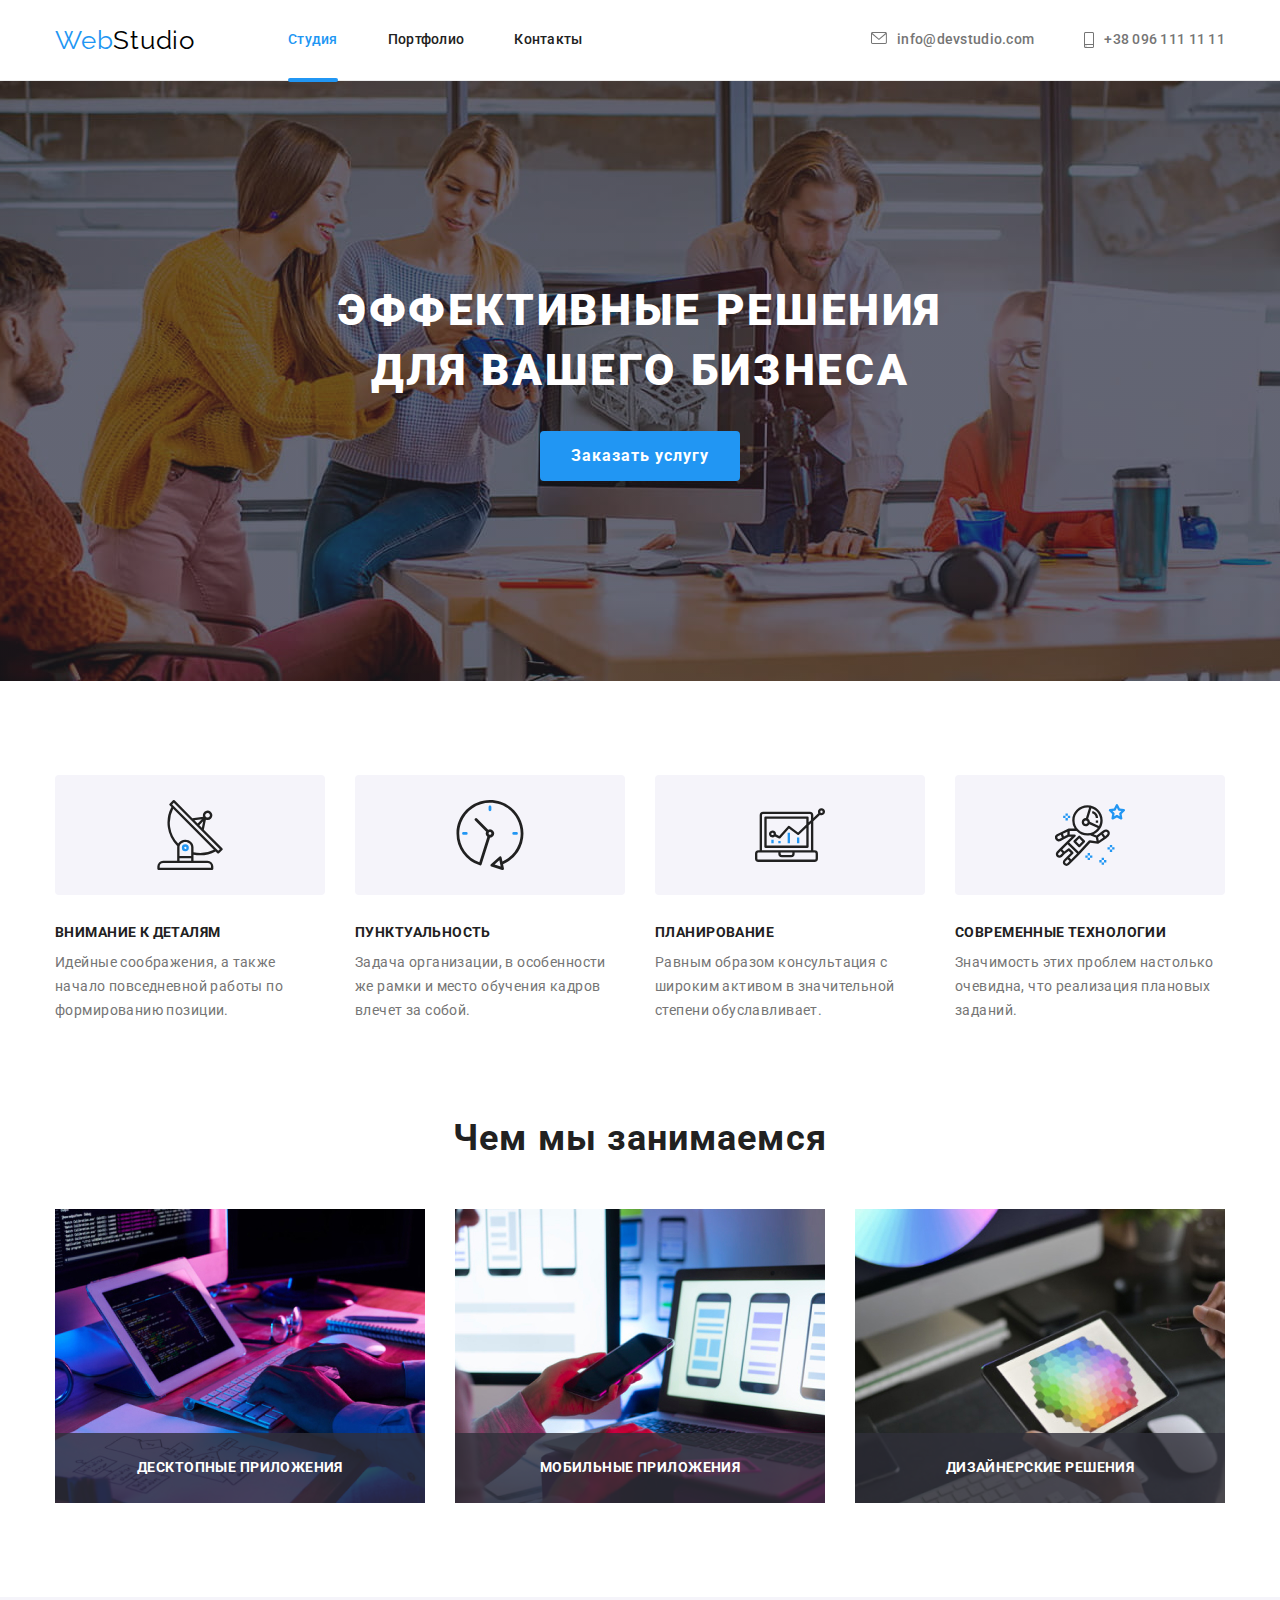
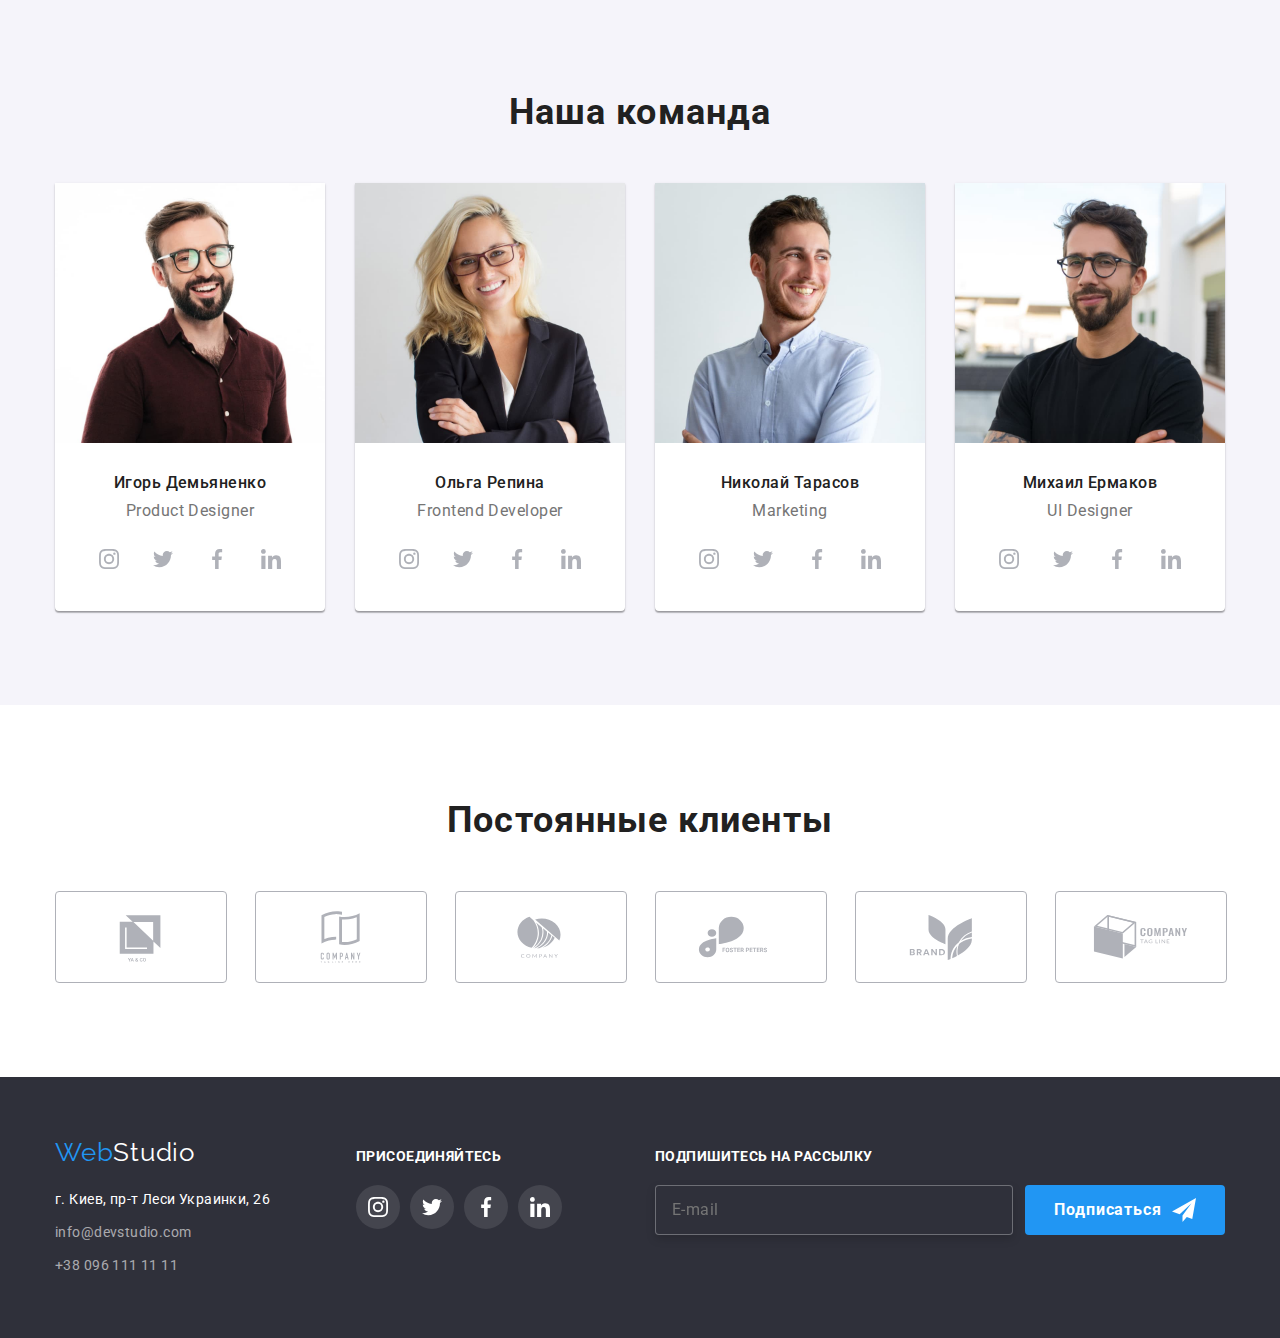
<file: index.html>
<!DOCTYPE html>
<html lang="ru">
  <head>
    <meta charset="UTF-8" />
    <meta http-equiv="X-UA-Compatible" content="IE=edge" />
    <meta name="viewport" content="width=device-width, initial-scale=1.0" />
    <title>WebStudio</title>
    <link rel="preconnect" href="https://fonts.googleapis.com" />
    <link rel="preconnect" href="https://fonts.gstatic.com" crossorigin />
    <link
      href="https://fonts.googleapis.com/css2?family=Raleway:wght@700&family=Roboto:wght@400;500;700;900&display=swap"
      rel="stylesheet"
    />
    <link
      rel="stylesheet"
      href="https://cdnjs.cloudflare.com/ajax/libs/modern-normalize/1.1.0/modern-normalize.min.css"
    />
    <link rel="stylesheet" href="./css/styles.css" />
  </head>
  <body>
    <header class="border">
      <div class="container header-div">
        <div class="header-div">
          <a href="" class="logo">
            <span class="logo-1">Web</span><span class="logo-2">Studio</span></a
          >
          <nav>
            <ul class="site-nav list">
              <li class="iten">
                <a href="./index.html" class="site-nav-activ">Студия</a>
              </li>
              <li class="iten">
                <a href="./portfolio.html" class="site-nav-list">Портфолио</a>
              </li>
              <li class="iten">
                <a href="" class="site-nav-list">Контакты</a>
              </li>
            </ul>
          </nav>
        </div>
        <div class="contacts">
          <ul class="contacts-list list">
            <li class="iten">
              <a href="mailto:info@devstudio.com" class="contacts-info">
                <svg class="header-icon" width="16" height="12">
                  <use href="./img/symbol-defs.svg#icon-envelope"></use>
                </svg>
                info@devstudio.com</a
              >
            </li>
            <li class="iten">
              <a href="tel:+380961111111" class="contacts-info">
                <svg class="header-icon" width="10" height="16">
                  <use href="./img/symbol-defs.svg#icon-smartphone"></use>
                </svg>
                +38 096 111 11 11</a
              >
            </li>
          </ul>
        </div>
      </div>
    </header>
    <main>
      <section class="heading">
        <div class="container">
          <h1 class="heading-text title">
            ЭФФЕКТИВНЫЕ РЕШЕНИЯ ДЛЯ ВАШЕГО БИЗНЕСА
          </h1>
          <button type="button" class="button-heading-activ" data-modal-open>
            Заказать услугу
          </button>
        </div>
      </section>
      <section class="heading-section">
        <div class="container">
          <ul class="features-list list">
            <li class="features-section">
              <div class="icon-div">
                <svg class="features-icon">
                  <use href="./img/symbol-defs.svg#icon-antenna"></use>
                </svg>
              </div>
              <h3 class="features-list-title title">Внимание к деталям</h3>
              <p class="features-list-text">
                Идейные соображения, а также начало повседневной работы по
                формированию позиции.
              </p>
            </li>
            <li class="features-section">
              <div class="icon-div">
                <svg class="features-icon">
                  <use href="./img/symbol-defs.svg#icon-clock"></use>
                </svg>
              </div>
              <h3 class="features-list-title title">Пунктуальность</h3>
              <p class="features-list-text">
                Задача организации, в особенности же рамки и место обучения
                кадров влечет за собой.
              </p>
            </li>
            <li class="features-section">
              <div class="icon-div">
                <svg class="features-icon">
                  <use href="./img/symbol-defs.svg#icon-diagram"></use>
                </svg>
              </div>
              <h3 class="features-list-title title">Планирование</h3>
              <p class="features-list-text">
                Равным образом консультация с широким активом в значительной
                степени обуславливает.
              </p>
            </li>
            <li class="features-section">
              <div class="icon-div">
                <svg class="features-icon">
                  <use href="./img/symbol-defs.svg#icon-astronaut"></use>
                </svg>
              </div>
              <h3 class="features-list-title title">Современные технологии</h3>
              <p class="features-list-text">
                Значимость этих проблем настолько очевидна, что реализация
                плановых заданий.
              </p>
            </li>
          </ul>
        </div>
      </section>
      <section class="heading-div">
        <div class="container user-work">
          <h2 class="user-portfolio title">Чем мы занимаемся</h2>
          <ul class="user-portfolio-list list">
            <li class="user-portfolio-img">
              <img
                src="img/img-1.jpg"
                alt="программирование"
                width="370"
                height="294"
              />
              <p class="user-img-text">Десктопные приложения</p>
            </li>
            <li class="user-portfolio-img">
              <img
                src="img/img-2.jpg"
                alt="мобильные приложения"
                width="370"
                height="294"
              />
              <p class="user-img-text">Мобильные приложения</p>
            </li>
            <li class="user-portfolio-img">
              <img src="img/img-3.jpg" alt="дизайн" width="370" height="294" />
              <p class="user-img-text">Дизайнерские решения</p>
            </li>
          </ul>
        </div>
      </section>
      <section class="user-team">
        <div class="container">
          <h2 class="user-team-title title">Наша команда</h2>
          <ul class="user-team-list list">
            <li class="user-team-img">
              <img
                src="img/img-4.jpg"
                alt="Игорь Демьяненко"
                width="270"
                height="260"
              />
              <div class="profession-div">
                <h3 class="user-name title">Игорь Демьяненко</h3>
                <p lang="en" class="user-profession">Product Designer</p>
                <div class="box">
                  <ul class="team-box list">
                    <li class="box-list">
                      <a
                        href=""
                        target="_blank"
                        rel="noopener noreferrer nofollow"
                        class="box-list-icon"
                      >
                        <svg class="user-icon" width="20" height="20">
                          <use
                            href="./img/symbol-defs.svg#icon-instagram"
                          ></use>
                        </svg>
                      </a>
                    </li>
                    <li class="box-list">
                      <a
                        href=""
                        target="_blank"
                        rel="noopener noreferrer nofollow"
                        class="box-list-icon"
                      >
                        <svg class="user-icon" width="20" height="20">
                          <use href="./img/symbol-defs.svg#icon-twitter"></use>
                        </svg>
                      </a>
                    </li>
                    <li class="box-list">
                      <a
                        href=""
                        target="_blank"
                        rel="noopener noreferrer nofollow"
                        class="box-list-icon"
                      >
                        <svg class="user-icon" width="20" height="20">
                          <use href="./img/symbol-defs.svg#icon-facebook"></use>
                        </svg>
                      </a>
                    </li>
                    <li class="box-list">
                      <a
                        href=""
                        target="_blank"
                        rel="noopener noreferrer nofollow"
                        class="box-list-icon"
                      >
                        <svg class="user-icon" width="20" height="20">
                          <use href="./img/symbol-defs.svg#icon-linkedin"></use>
                        </svg>
                      </a>
                    </li>
                  </ul>
                </div>
              </div>
            </li>
            <li class="user-team-img">
              <img
                src="img/img-5.jpg"
                alt="Ольга Репина"
                width="270"
                height="260"
              />
              <div class="profession-div">
                <h3 class="user-name title">Ольга Репина</h3>
                <p lang="en" class="user-profession">Frontend Developer</p>
                <div class="box">
                  <ul class="team-box list">
                    <li class="box-list">
                      <a
                        href=""
                        target="_blank"
                        rel="noopener noreferrer nofollow"
                        class="box-list-icon"
                      >
                        <svg class="user-icon" width="20" height="20">
                          <use
                            href="./img/symbol-defs.svg#icon-instagram"
                          ></use>
                        </svg>
                      </a>
                    </li>
                    <li class="box-list">
                      <a
                        href=""
                        target="_blank"
                        rel="noopener noreferrer nofollow"
                        class="box-list-icon"
                      >
                        <svg class="user-icon" width="20" height="20">
                          <use href="./img/symbol-defs.svg#icon-twitter"></use>
                        </svg>
                      </a>
                    </li>
                    <li class="box-list">
                      <a
                        href=""
                        target="_blank"
                        rel="noopener noreferrer nofollow"
                        class="box-list-icon"
                      >
                        <svg class="user-icon" width="20" height="20">
                          <use href="./img/symbol-defs.svg#icon-facebook"></use>
                        </svg>
                      </a>
                    </li>
                    <li class="box-list">
                      <a
                        href=""
                        target="_blank"
                        rel="noopener noreferrer nofollow"
                        class="box-list-icon"
                      >
                        <svg class="user-icon" width="20" height="20">
                          <use href="./img/symbol-defs.svg#icon-linkedin"></use>
                        </svg>
                      </a>
                    </li>
                  </ul>
                </div>
              </div>
            </li>
            <li class="user-team-img">
              <img
                src="img/img-6.jpg"
                alt="Николай Тарасов"
                width="270"
                height="260"
              />
              <div class="profession-div">
                <h3 class="user-name title">Николай Тарасов</h3>
                <p lang="en" class="user-profession">Marketing</p>
                <div class="box">
                  <ul class="team-box list">
                    <li class="box-list">
                      <a
                        href=""
                        target="_blank"
                        rel="noopener noreferrer nofollow"
                        class="box-list-icon"
                      >
                        <svg class="user-icon" width="20" height="20">
                          <use
                            href="./img/symbol-defs.svg#icon-instagram"
                          ></use>
                        </svg>
                      </a>
                    </li>
                    <li class="box-list">
                      <a
                        href=""
                        target="_blank"
                        rel="noopener noreferrer nofollow"
                        class="box-list-icon"
                      >
                        <svg class="user-icon" width="20" height="20">
                          <use href="./img/symbol-defs.svg#icon-twitter"></use>
                        </svg>
                      </a>
                    </li>
                    <li class="box-list">
                      <a
                        href=""
                        target="_blank"
                        rel="noopener noreferrer nofollow"
                        class="box-list-icon"
                      >
                        <svg class="user-icon" width="20" height="20">
                          <use href="./img/symbol-defs.svg#icon-facebook"></use>
                        </svg>
                      </a>
                    </li>
                    <li class="box-list">
                      <a
                        href=""
                        target="_blank"
                        rel="noopener noreferrer nofollow"
                        class="box-list-icon"
                      >
                        <svg class="user-icon" width="20" height="20">
                          <use href="./img/symbol-defs.svg#icon-linkedin"></use>
                        </svg>
                      </a>
                    </li>
                  </ul>
                </div>
              </div>
            </li>
            <li class="user-team-img">
              <img
                src="img/img-7.jpg"
                alt="Михаил Ермаков"
                width="270"
                height="260"
              />
              <div class="profession-div">
                <h3 class="user-name title">Михаил Ермаков</h3>
                <p lang="en" class="user-profession">UI Designer</p>
                <div class="box">
                  <ul class="team-box list">
                    <li class="box-list">
                      <a
                        href=""
                        target="_blank"
                        rel="noopener noreferrer nofollow"
                        class="box-list-icon"
                      >
                        <svg class="user-icon" width="20" height="20">
                          <use
                            href="./img/symbol-defs.svg#icon-instagram"
                          ></use>
                        </svg>
                      </a>
                    </li>
                    <li class="box-list">
                      <a
                        href=""
                        target="_blank"
                        rel="noopener noreferrer nofollow"
                        class="box-list-icon"
                      >
                        <svg class="user-icon" width="20" height="20">
                          <use href="./img/symbol-defs.svg#icon-twitter"></use>
                        </svg>
                      </a>
                    </li>
                    <li class="box-list">
                      <a
                        href=""
                        target="_blank"
                        rel="noopener noreferrer nofollow"
                        class="box-list-icon">
                        <svg class="user-icon" width="20" height="20">
                          <use href="./img/symbol-defs.svg#icon-facebook"></use>
                        </svg>
                      </a>
                    </li>
                    <li class="box-list">
                      <a
                        href=""
                        target="_blank"
                        rel="noopener noreferrer nofollow"
                        class="box-list-icon"
                      >
                        <svg class="user-icon" width="20" height="20">
                          <use href="./img/symbol-defs.svg#icon-linkedin"></use>
                        </svg>
                      </a>
                    </li>
                  </ul>
                </div>
              </div>
            </li>
          </ul>
        </div>
      </section>
      <section class="user-client">
        <div class="container">
          <h2 class="user-team-title title">Постоянные клиенты</h2>
          <ul class="team-box list">
            <li class="client-list">
              <a href="" class="client-list-icon">
                <svg class="user-icon" width="106" height="60">
                  <use href="./img/symbol-defs.svg#icon-Logo1"></use>
                </svg>
              </a>
            </li>
            <li class="client-list">
              <a href="" class="client-list-icon">
                <svg class="user-icon" width="106" height="60">
                  <use href="./img/symbol-defs.svg#icon-Logo2"></use>
                </svg>
              </a>
            </li>
            <li class="client-list">
              <a href="" class="client-list-icon">
                <svg class="user-icon" width="106" height="60">
                  <use href="./img/symbol-defs.svg#icon-Logo3"></use>
                </svg>
              </a>
            </li>
            <li class="client-list">
              <a href="" class="client-list-icon">
                <svg class="user-icon" width="106" height="60">
                  <use href="./img/symbol-defs.svg#icon-Logo4"></use>
                </svg>
              </a>
            </li>
            <li class="client-list">
              <a href="" class="client-list-icon">
                <svg class="user-icon" width="106" height="60">
                  <use href="./img/symbol-defs.svg#icon-Logo5"></use>
                </svg>
              </a>
            </li>
            <li class="client-list">
              <a href="" class="client-list-icon">
                <svg class="user-icon" width="106" height="60">
                  <use href="./img/symbol-defs.svg#icon-Logo6"></use>
                </svg>
              </a>
            </li>
          </ul>
        </div>
      </section>
    </main>

    <footer class="footer-contacts footer-div">
      <div class="container footer-container">
        <div>
          <a href="" class="logo logo-footer">
            <span class="logo-1">Web</span><span class="logo-3">Studio</span></a
          >
          <address class="footer-address">
            <ul class="footer-contacts-list list">
              <li class="footer-iten">
                <a
                  href="https://goo.gl/maps/tQwy83gQyjdD5JpE6"
                  class="footer-list-address-activ"
                  >г. Киев, пр-т Леси Украинки, 26</a
                >
              </li>
              <li class="footer-iten">
                <a href="mailto:info@devstudio.com" class="footer-list-address"
                  >info@devstudio.com</a
                >
              </li>
              <li class="footer-iten">
                <a href="tel:+380961111111" class="footer-list-address"
                  >+38 096 111 11 11</a
                >
              </li>
            </ul>
          </address>
        </div>
        <div class="footer-box">
          <h2 class="footer-title">Присоединяйтесь</h2>
          <ul class="team-box list">
            <li class="box-list">
              <a
                href=""
                target="_blank"
                rel="noopener noreferrer nofollow"
                class="team-box-list"
              >
                <svg class="user-icon" width="20" height="20">
                  <use href="./img/symbol-defs.svg#icon-instagram-f"></use>
                </svg>
              </a>
            </li>
            <li class="box-list">
              <a
                href=""
                target="_blank"
                rel="noopener noreferrer nofollow"
                class="team-box-list"
              >
                <svg class="user-icon" width="20" height="20">
                  <use href="./img/symbol-defs.svg#icon-twitter-f"></use>
                </svg>
              </a>
            </li>
            <li class="box-list">
              <a
                href=""
                target="_blank"
                rel="noopener noreferrer nofollow"
                class="team-box-list"
              >
                <svg class="user-icon" width="20" height="20">
                  <use href="./img/symbol-defs.svg#icon-facebook-f"></use>
                </svg>
              </a>
            </li>
            <li class="box-list">
              <a
                href=""
                target="_blank"
                rel="noopener noreferrer nofollow"
                class="team-box-list"
              >
                <svg class="user-icon" width="20" height="20">
                  <use href="./img/symbol-defs.svg#icon-linkedin-f"></use>
                </svg>
              </a>
            </li>
          </ul>
        </div>
        <div class="footer-mail">
          <h2 class="footer-title">Подпишитесь на рассылку</h2>
          <form class="footer-form">
            <label class="footer-form-label">
              <input
                type="email"
                class="footer-form-input"
                name="email"
                placeholder="E-mail"
                required
              />
            </label>
            <button type="submit" class="button-mail">
              Подписаться
              <svg class="footer-icon" width="24" height="24">
                <use href="./img/symbol-defs.svg#icon-send-f"></use>
              </svg>
            </button>
          </form>
        </div>
      </div>
    </footer>
    <!---------------------------------------- modal ------------------->

    <div class="backdrop is-hidden" data-modal>
      <div class="modal">
        <button type="button" class="modal-close-btn" data-modal-close>
          <svg class="modal-close-icon" width="30" height="30">
            <use href="./img/symbol-defs.svg#icon-close"></use>
          </svg>
        </button>
        <h2 class="modal-title">Оставьте свои данные, мы вам перезвоним</h2>
        <label class="modal-label modal-user-name" for="user-name">Имя</label>
        <div class="modal-input-div">
          <input
            type="text"
            class="modal-input"
            name="user-name"
            placeholder=" "
            required
            minlength="2"
            id="user-name"
          />
          <svg class="modal-input-icon" width="18" height="18">
            <use href="./img/symbol-defs.svg#icon-person-modal"></use>
          </svg>
        </div>
        <label class="modal-label" for="user-tel">Телефон</label>
        <div class="modal-input-div">
          <input
            type="tel"
            class="modal-input"
            name="user-tel"
            placeholder=" "
            required
            id="user-tel"
            title="+380 (66) 123-45-67"
          />
          <svg class="modal-input-icon" width="18" height="18">
            <use href="./img/symbol-defs.svg#icon-phone-modal"></use>
          </svg>
        </div>
        <label class="modal-label" for="user-mail">Почта</label>
        <div class="modal-input-div">
          <input
            type="email"
            class="modal-input"
            name="user-mail"
            placeholder=" "
            id="user-mail"
            required
          />
          <svg class="modal-input-icon" width="18" height="18">
            <use href="./img/symbol-defs.svg#icon-email-modal"></use>
          </svg>
        </div>
        <label class="modal-label" for="user-text">Комментарий</label>
        <textarea
          name="user-text"
          id="user-text"
          class="modal-text"
          placeholder="Введите текст"
        ></textarea>
        <div class="modal-field-div">
          <input
            type="checkbox"
            class="input-chek vis-hidden"
            id="input-chek"
            name="policy"
            value="policy"
          />
          <label for="input-chek" class="chek-text"
            >Соглашаюсь с рассылкой и принимаю<a href="" class="chek-text-link"
              >Условия договора</a
            ></label
          >
        </div>
        <button type="submit" class="button-chek">Ответить</button>
      </div>
    </div>
    <script src="./js/modal.js"></script>
  </body>
</html>
</file>
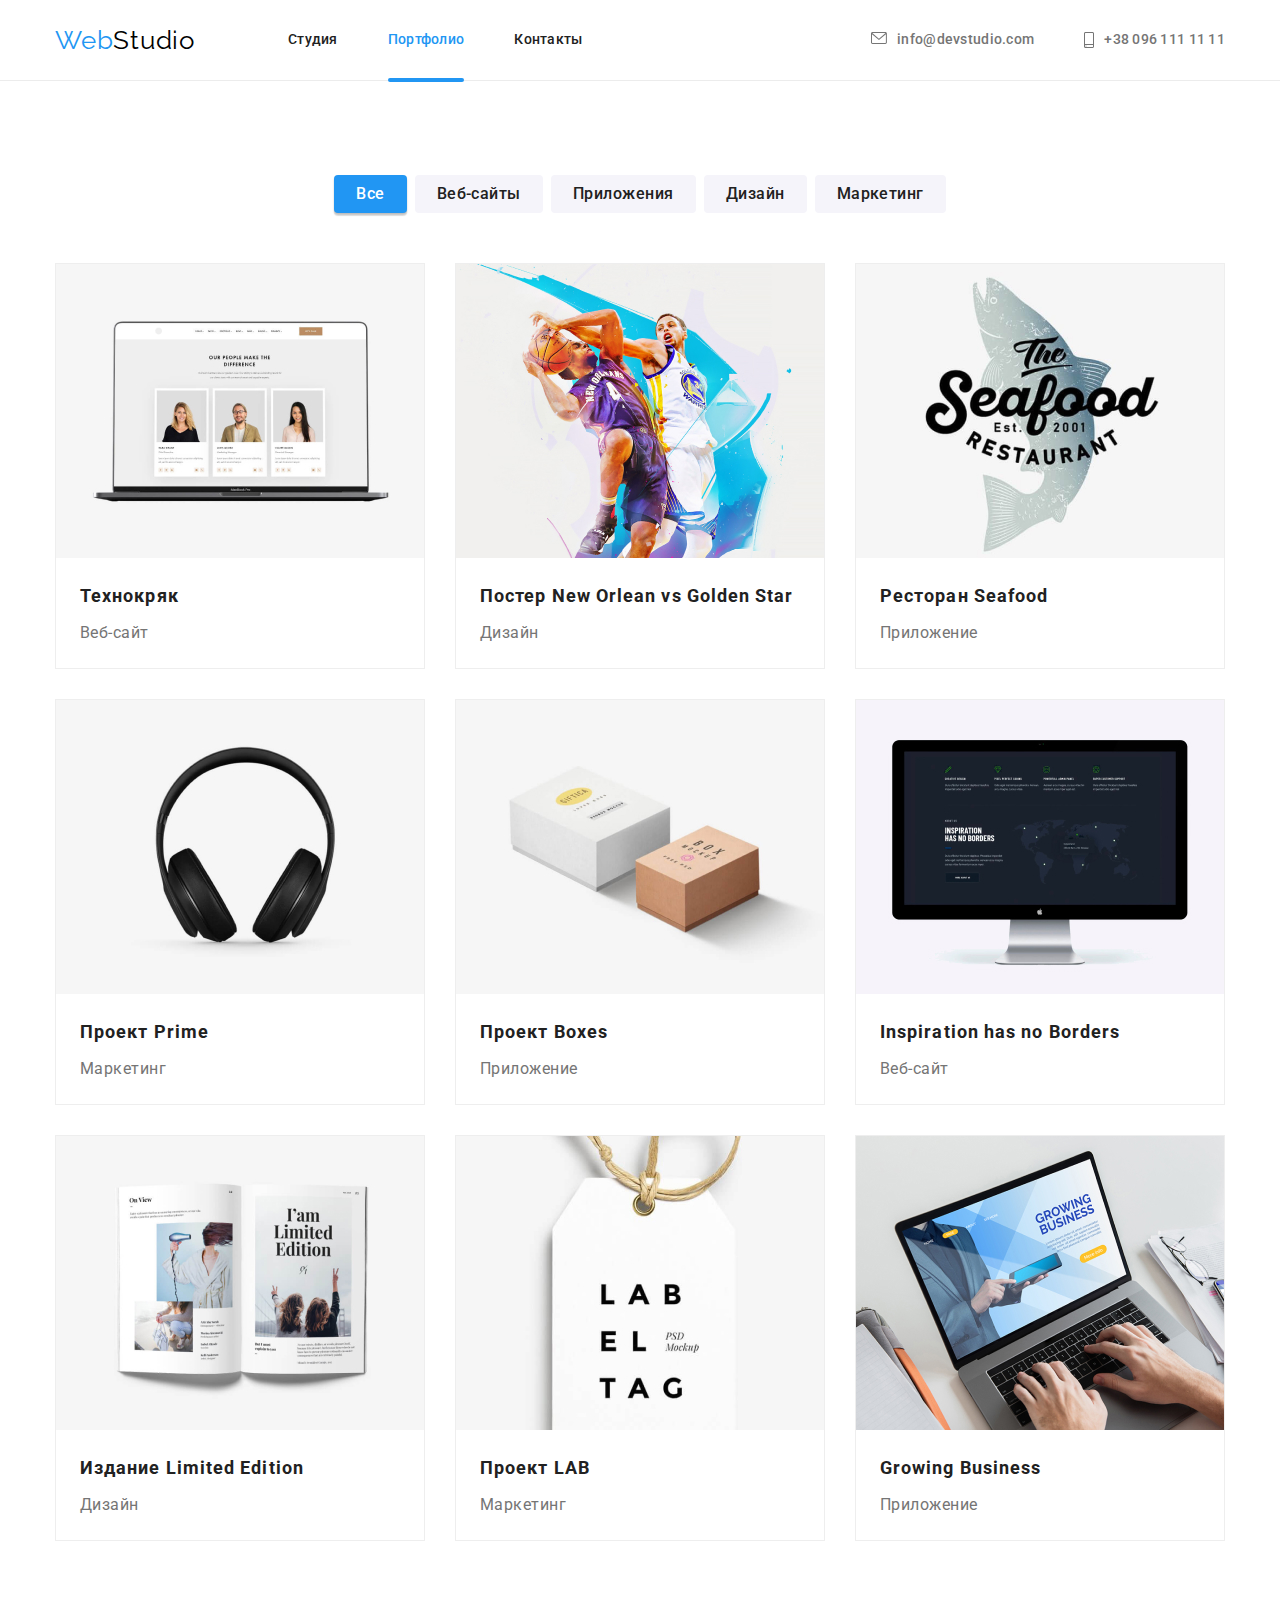
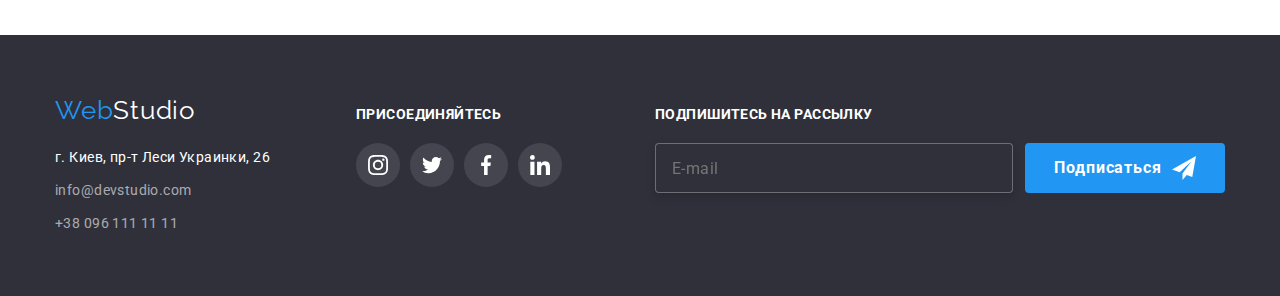
<file: portfolio.html>
<!DOCTYPE html>
<html lang="ru">
  <head>
    <meta charset="UTF-8" />
    <meta http-equiv="X-UA-Compatible" content="IE=edge" />
    <meta name="viewport" content="width=device-width, initial-scale=1.0" />
    <title>WebStudio</title>
    <link rel="preconnect" href="https://fonts.googleapis.com" />
    <link rel="preconnect" href="https://fonts.gstatic.com" crossorigin />
    <link
      href="https://fonts.googleapis.com/css2?family=Raleway:wght@700&family=Roboto:wght@400;500;700;900&display=swap"
      rel="stylesheet"
    />
    <link
      rel="stylesheet"
      href="https://cdnjs.cloudflare.com/ajax/libs/modern-normalize/1.1.0/modern-normalize.min.css"
    />
    <link rel="stylesheet" href="./css/styles.css" />
  </head>
  <body>
    <header class="border">
      <div class="container header-div">
        <div class="header-div">
          <a href="" class="logo">
            <span class="logo-1">Web</span><span class="logo-2">Studio</span></a
          >
          <nav>
            <ul class="site-nav list">
              <li class="iten">
                <a href="./index.html" class="site-nav-list">Студия</a>
              </li>
              <li class="iten">
                <a href="./portfolio.html" class="site-nav-activ">Портфолио</a>
              </li>
              <li class="iten">
                <a href="" class="site-nav-list">Контакты</a>
              </li>
            </ul>
          </nav>
        </div>
        <div class="contacts">
          <ul class="contacts-list list">
            <li class="iten">
              <a href="mailto:info@devstudio.com" class="contacts-info">
                <svg class="header-icon" width="16" height="12">
                  <use href="./img/symbol-defs.svg#icon-envelope"></use>
                </svg>
                info@devstudio.com</a
              >
            </li>
            <li class="iten">
              <a href="tel:+380961111111" class="contacts-info">
                <svg class="header-icon" width="10" height="16">
                  <use href="./img/symbol-defs.svg#icon-smartphone"></use>
                </svg>
                +38 096 111 11 11</a
              >
            </li>
          </ul>
        </div>
      </div>
    </header>

    <main>
      <section class="portfolio-section">
        <div class="container">
          <div class="button-list-div">
            <ul class="button-list list">
              <li class="iten">
                <button type="button" class="button-current-activ">Все</button>
              </li>
              <li class="iten">
                <button type="button" class="button-current">Веб-сайты</button>
              </li>
              <li class="iten">
                <button type="button" class="button-current">Приложения</button>
              </li>
              <li class="iten">
                <button type="button" class="button-current">Дизайн</button>
              </li>
              <li>
                <button type="button" class="button-current">Маркетинг</button>
              </li>
            </ul>
          </div>
          <ul class="user-portfolio-items list">
            <div class="user-portfolio-element">
              <div class="portfolio-img-text">
                <li>
                  <img
                    src="img/port.jpg"
                    alt="Веб-сайт"
                    width="370"
                    height="294"
                  />
                  <p class="user-portfolio-text">
                    Ресурс предлагает комплексные предложения с разным уровнем функционала и сервисов. Все это позволит посетителю получить исчерпывающие сведения о компании или частном лице. 
                  </p>
              </div>
              
                <div class="portfolio-title">
                  <h2 class="user-portfolio-name title">Технокряк</h2>
                  <p class="user-portfolio-type">Веб-сайт</p>
                </div>
              </li>
            </div>
            <div class="user-portfolio-element">
              <div class="portfolio-img-text">
                <li>
                  <img
                    src="img/port-1.jpg"
                    alt="Веб-сайт"
                    width="370"
                    height="294"
                  />
                  <p class="user-portfolio-text">
                    Ресурс предлагает комплексные предложения с разным уровнем функционала и сервисов. Все это позволит посетителю получить исчерпывающие сведения о компании или частном лице. 
                  </p>
              </div>
                <div class="portfolio-title">
                  <h2 class="user-portfolio-name title">
                    Постер New Orlean vs Golden Star
                  </h2>
                  <p class="user-portfolio-type">Дизайн</p>
                </div>
              </li>
            </div>
            <div class="user-portfolio-element">
              <div class="portfolio-img-text">
              <li>
                <img
                  src="img/port-2.jpg"
                  alt="Приложение"
                  width="370"
                  height="294"
                />
                <p class="user-portfolio-text">
                  Ресурс предлагает комплексные предложения с разным уровнем функционала и сервисов. Все это позволит посетителю получить исчерпывающие сведения о компании или частном лице. 
                </p>
              </div>
                <div class="portfolio-title">
                  <h2 class="user-portfolio-name title">Ресторан Seafood</h2>
                  <p class="user-portfolio-type">Приложение</p>
                </div>
              </li>
            </div>
            <div class="user-portfolio-element">
              <div class="portfolio-img-text">
              <li>
                <img
                  src="img/port-3.jpg"
                  alt="Маркетинг"
                  width="370"
                  height="294"
                />
                <p class="user-portfolio-text">
                    Ресурс предлагает комплексные предложения с разным уровнем функционала и сервисов. Все это позволит посетителю получить исчерпывающие сведения о компании или частном лице. 
                  </p>
                </div>
                <div class="portfolio-title">
                  <h2 class="user-portfolio-name title">Проект Prime</h2>
                  <p class="user-portfolio-type">Маркетинг</p>
                </div>
              </li>
            </div>
            <div class="user-portfolio-element">
              <div class="portfolio-img-text">
              <li>
                <img
                  src="img/port-4.jpg"
                  alt="Приложение"
                  width="370"
                  height="294"
                />
                <p class="user-portfolio-text">
                  Ресурс предлагает комплексные предложения с разным уровнем функционала и сервисов. Все это позволит посетителю получить исчерпывающие сведения о компании или частном лице. 
                </p>
              </div>
                <div class="portfolio-title">
                  <h2 class="user-portfolio-name title">Проект Boxes</h2>
                  <p class="user-portfolio-type">Приложение</p>
                </div>
              </li>
            </div>
            <div class="user-portfolio-element">
              <div class="portfolio-img-text">
              <li>
                <img
                  src="img/port-5.jpg"
                  alt="Веб-сайт"
                  width="370"
                  height="294"
                />
                <p class="user-portfolio-text">
                    Ресурс предлагает комплексные предложения с разным уровнем функционала и сервисов. Все это позволит посетителю получить исчерпывающие сведения о компании или частном лице. 
                  </p>
                </div>
                <div class="portfolio-title">
                  <h2 class="user-portfolio-name title">
                    Inspiration has no Borders
                  </h2>
                  <p class="user-portfolio-type">Веб-сайт</p>
                </div>
              </li>
            </div>
            <div class="user-portfolio-element">
              <div class="portfolio-img-text">
                <li>
                  <img
                    src="img/port-6.jpg"
                    alt="Веб-сайт"
                    width="370"
                    height="294"
                  />
                  <p class="user-portfolio-text">
                    Ресурс предлагает комплексные предложения с разным уровнем функционала и сервисов. Все это позволит посетителю получить исчерпывающие сведения о компании или частном лице. 
                  </p>
              </div>
                <div class="portfolio-title">
                  <h2 class="user-portfolio-name title">
                    Издание Limited Edition
                  </h2>
                  <p class="user-portfolio-type">Дизайн</p>
                </div>
              </li>
            </div>
            <div class="user-portfolio-element">
              <div class="portfolio-img-text">
              <li>
                <img
                  src="img/port-7.jpg"
                  alt="Маркетинг"
                  width="370"
                  height="294"
                />
                <p class="user-portfolio-text">
                    Ресурс предлагает комплексные предложения с разным уровнем функционала и сервисов. Все это позволит посетителю получить исчерпывающие сведения о компании или частном лице. 
                  </p>
                </div>
                <div class="portfolio-title">
                  <h2 class="user-portfolio-name title">Проект LAB</h2>
                  <p class="user-portfolio-type">Маркетинг</p>
                </div>
              </li>
            </div>
            <div class="user-portfolio-element">
              <div class="portfolio-img-text">
              <li>
                <img
                  src="img/port-8.jpg"
                  alt="Приложение"
                  width="370"
                  height="294"
                />
                <p class="user-portfolio-text">
                    Ресурс предлагает комплексные предложения с разным уровнем функционала и сервисов. Все это позволит посетителю получить исчерпывающие сведения о компании или частном лице. 
                  </p>
                </div>
                <div class="portfolio-title">
                  <h2 class="user-portfolio-name title">Growing Business</h2>
                  <p class="user-portfolio-type">Приложение</p>
                </div>
              </li>
            </div>
          </ul>
        </div>
      </section>
    </main>
    
    <footer class="footer-contacts footer-div">
      <div class="container footer-container">
          <div>
            <a href="" class="logo logo-footer">
              <span class="logo-1">Web</span><span class="logo-3">Studio</span></a>
            <address class="footer-address">
              <ul class="footer-contacts-list list">
                <li class="footer-iten">
                  <a href="https://goo.gl/maps/tQwy83gQyjdD5JpE6" class="footer-list-address-activ">г. Киев, пр-т Леси
                    Украинки, 26</a>
                </li>
                <li class="footer-iten">
                  <a href="mailto:info@devstudio.com" class="footer-list-address">info@devstudio.com</a>
                </li>
                <li class="footer-iten">
                  <a href="tel:+380961111111" class="footer-list-address">+38 096 111 11 11</a>
                </li>
              </ul>
            </address>
          </div>
          <div class="footer-box">
            <h2 class="footer-title">Присоединяйтесь</h2>
            <ul class="team-box list">
              <li class="box-list">
                <a
                  href=""
                  target="_blank"
                  rel="noopener noreferrer nofollow"
                  class="team-box-list"
                >
                  <svg class="user-icon" width="20" height="20">
                    <use href="./img/symbol-defs.svg#icon-instagram-f"></use>
                  </svg>
                </a>
              </li>
              <li class="box-list">
                <a
                  href=""
                  target="_blank"
                  rel="noopener noreferrer nofollow"
                  class="team-box-list"
                >
                  <svg class="user-icon" width="20" height="20">
                    <use href="./img/symbol-defs.svg#icon-twitter-f"></use>
                  </svg>
                </a>
              </li>
              <li class="box-list">
                <a
                  href=""
                  target="_blank"
                  rel="noopener noreferrer nofollow"
                  class="team-box-list"
                >
                  <svg class="user-icon" width="20" height="20">
                    <use href="./img/symbol-defs.svg#icon-facebook-f"></use>
                  </svg>
                </a>
              </li>
              <li class="box-list">
                <a
                  href=""
                  target="_blank"
                  rel="noopener noreferrer nofollow"
                  class="team-box-list"
                >
                  <svg class="user-icon" width="20" height="20">
                    <use href="./img/symbol-defs.svg#icon-linkedin-f"></use>
                  </svg>
                </a>
              </li>
            </ul>
          </div>
          <div class="footer-mail">
            <h2 class="footer-title">Подпишитесь на рассылку</h2>
            <form class="footer-form">
              <label class="footer-form-label">
                <input type="email" class="footer-form-input" name="email" placeholder="E-mail" required />
              </label>
                <button type="submit" class="button-mail">Подписаться
                  <svg class="footer-icon" width="24" height="24">
                    <use href="./img/symbol-defs.svg#icon-send-f"></use>
                  </svg>
                </button>
            </form>
          </div>
        </div>
    </footer>
  </body>
  </body>
</html>
</file>
<file: css/styles.css>
:root {
  --primary-text-color: #757575;
  --title-text-color: #212121;
  --activ-color: #2196f3;
  --color-header: #000000;
  --color-text-reserve: #ffffff;
  --color-footer-contacts: rgba(255, 255, 255, 0.6);
  --color-icons: #afb1b8;
}

body {
  margin: 0;
  font-family: "Roboto", sans-serif;
  background-color: #ffffff;
  color: var(--title-text-color);
}

/*--------------------------logo----------------------------*/
.logo {
  text-decoration: none;
  display: flex;
  padding-top: 24px;
  padding-bottom: 24px;
}

.logo-1,
.logo-2,
.logo-3 {
  font-family: "Raleway", sans-serif;
  font-size: 26px;
  line-height: 1.19;
  letter-spacing: 0.03em;
}

.logo-1 {
  color: var(--activ-color);
}

.logo-2 {
  color: var(--color-header);
}

.logo-3 {
  color: var(--color-text-reserve);
}

.container {
  width: 1200px;
  margin: 0 auto;
  padding-left: 15px;
  padding-right: 15px;
}

/*--------------------------studio-main---------------------------*/
.border {
  border-bottom: 1px solid #ececec;
}

.title {
  color: var(--title-text-color);
  margin: 0;
}

.header-div {
  display: flex;
  align-items: center;
}

.contacts-list > .iten {
  display: flex;
  align-items: center;
}

.list {
  margin: 0;
  padding: 0;
  list-style: none;
}

.site-nav {
  display: flex;
  margin-left: 93px;
  align-items: baseline;
}

.iten:not(:last-child) {
  margin-right: 50px;
}

.site-nav a {
  text-decoration: none;
  transition: color 250ms cubic-bezier(0.4, 0, 0.2, 1),
    fill 250ms cubic-bezier(0.4, 0, 0.2, 1);
}

.site-nav-activ {
  display: block;
  padding-top: 32px;
  padding-bottom: 32px;

  font-weight: 500;
  font-size: 14px;
  line-height: 1.14;
  color: var(--activ-color);
  letter-spacing: 0.02em;
  position: relative;
}

.site-nav-list {
  display: block;
  padding-top: 32px;
  padding-bottom: 32px;

  font-weight: 500;
  font-size: 14px;
  line-height: 1.14;
  color: var(--title-text-color);
  letter-spacing: 0.02em;
  position: relative;
  transition: color 250ms cubic-bezier(0.4, 0, 0.2, 1),
    fill 250ms cubic-bezier(0.4, 0, 0.2, 1);
}

.site-nav a:hover,
.site-nav a:focus {
  color: var(--activ-color);
}

.site-nav-list:hover::after {
  content: "";
  height: 4px;
  width: 100%;
  background-color: #2196f3;
  border-radius: 2px;
  margin-top: 30px;
  display: block;
  position: absolute;
}

.site-nav-activ::after {
  content: "";
  height: 4px;
  width: 100%;
  background-color: #2196f3;
  border-radius: 2px;
  margin-top: 30px;
  display: block;
  position: absolute;
}

.contacts {
  display: flex;
  margin-left: auto;
}

.contacts-list {
  display: flex;
  margin-left: auto;
}

.contacts .contacts-info {
  display: flex;
  padding-top: 32px;
  padding-bottom: 32px;

  font-weight: 500;
  font-size: 14px;
  line-height: 1.14;
  text-decoration: none;
  color: var(--primary-text-color);
  letter-spacing: 0.02em;
  transition: color 250ms cubic-bezier(0.4, 0, 0.2, 1),
    fill 250ms cubic-bezier(0.4, 0, 0.2, 1);
}

.header-icon {
  margin-right: 10px;
  fill: currentColor;
}

.contacts-list .contacts-info:hover,
.contacts-list .contacts-info:focus {
  color: var(--activ-color);
}

.heading-div {
  padding-bottom: 94px;
}

.heading {
  background-color: #c4c4c4;
  height: 600px;
  padding-top: 200px;
  background-image: linear-gradient(
      to right,
      rgba(47, 48, 58, 0.4),
      rgba(47, 48, 58, 0.4)
    ),
    url(../img/hero.jpg);

  background-repeat: no-repeat;
  background-position: center;
  background-size: cover;
}

.heading-text {
  display: block;
  margin: 0 252px;
  text-align: center;
  margin-bottom: 30px;

  font-weight: 900;
  font-size: 44px;
  line-height: 1.36;
  text-transform: uppercase;
  color: var(--color-text-reserve);
  letter-spacing: 0.06em;
}

.button-heading-activ {
  display: inline-block;
  align-items: center;
  text-align: center;
  border: 2px solid var(--activ-color);
  border-radius: 4px;
  margin: 0 485px;
  width: 200px;
  height: 50px;

  cursor: pointer;
  font-weight: 700;
  font-size: 16px;
  line-height: 1.88;
  font-family: inherit;
  color: var(--color-text-reserve);
  background-color: #2196f3;
  border-color: var(--activ-color);
  letter-spacing: 0.06em;
}

.container > .button-heading-activ {
  transition: background-color 250ms cubic-bezier(0.4, 0, 0.2, 1),
    fill 250ms cubic-bezier(0.4, 0, 0.2, 1);
}

.container > .button-heading-activ:hover,
.container > .button-heading-activ:focus {
  background-color: #188ce8;
  box-shadow: 0px 4px 4px rgba(0, 0, 0, 0.15);
  border-radius: 4px;
  border-color: var(--activ-color);
}

.heading-section {
  padding-top: 94px;
  padding-bottom: 94px;
}

.features-list {
  display: flex;
}

.features-section:not(:last-child) {
  margin-right: 30px;
}

.features-section {
  display: block;
  margin-left: auto;
  width: 270px;
}

.icon-div {
  display: flex;
  height: 120px;
  margin-bottom: 30px;
  background-color: #f5f4fa;
  border-radius: 4px;
  justify-content: center;
  align-items: center;
}

.features-icon {
  width: 70px;
  height: 70px;
}

.features-list-title {
  display: block;
  padding: 0;
  font-weight: 700;
  font-size: 14px;
  line-height: 1.14;
  text-transform: uppercase;
  letter-spacing: 0.03em;
}

.features-list-text {
  display: block;
  margin: 10px 0 0 0;
  font-size: 14px;
  line-height: 1.71;
  color: var(--primary-text-color);
  letter-spacing: 0.03em;
}

.user-portfolio {
  display: block;
  margin: 0 0 50px 0;
  text-align: center;

  font-weight: 700;
  font-size: 36px;
  line-height: 1.17;
  letter-spacing: 0.03em;
}

.user-portfolio-list {
  display: flex;
}

.user-portfolio-img {
  position: relative;
}

.user-img-text {
  position: absolute;
  bottom: 0;
  height: 70px;
  width: 100%;
  background-color: rgba(47, 48, 58, 0.8);
  font-weight: 700;
  font-size: 14px;
  line-height: 1.14;
  text-align: center;
  letter-spacing: 0.03em;
  text-transform: uppercase;
  color: #ffffff;
  margin: 0;
  padding: 27px 82px;
}

.user-portfolio-img img {
  display: block;
}

.user-portfolio-img:not(:last-child) {
  margin-right: 30px;
}

.user-team {
  background-color: #f5f4fa;
  padding-top: 94px;
  padding-bottom: 94px;
}

.user-team-title {
  display: block;
  margin: 0;
  text-align: center;
  padding-bottom: 50px;

  font-weight: 700;
  font-size: 36px;
  line-height: 1.17;
  letter-spacing: 0.03em;
}

.user-team-list {
  display: flex;
}

.user-team-list img {
  display: block;
}

.user-team-img:not(:last-child) {
  margin-right: 30px;
}

.user-team-img {
  background-color: #ffffff;
  box-shadow: 0px 1px 3px rgba(0, 0, 0, 0.12), 0px 1px 1px rgba(0, 0, 0, 0.14),
    0px 2px 1px rgba(0, 0, 0, 0.2);
  border-radius: 0px 0px 4px 4px;
  width: 270px;
}

.profession-div {
  padding-top: 30px;
  padding-bottom: 30px;
}

.user-name {
  display: block;
  margin: 0 0 10px 0;
  text-align: center;

  font-weight: 500;
  font-size: 16px;
  line-height: 1.19;
  letter-spacing: 0.03em;
}

.user-profession {
  display: block;
  margin: 0;
  text-align: center;

  font-size: 16px;
  line-height: 1.17;
  color: var(--primary-text-color);
  letter-spacing: 0.03em;
}

.box {
  display: block;
  margin-top: 16px;
}

.team-box {
  display: flex;
  justify-content: center;
}

.box-list-icon {
  display: flex;
  justify-content: center;
  align-items: center;
  width: 44px;
  height: 44px;
  border-radius: 50%;
  padding: 0;
  background-color: #ffffff;
  fill: var(--color-icons);
  transition: background-color 250ms cubic-bezier(0.4, 0, 0.2, 1),
    fill 250ms cubic-bezier(0.4, 0, 0.2, 1);
}

.box-list:not(:last-child) {
  margin-right: 10px;
}

.box-list-icon:hover,
.box-list-icon:focus {
  background-color: #2196f3;
  fill: var(--color-text-reserve);
}

.user-client {
  padding-top: 94px;
  padding-bottom: 94px;
}

.client-list {
  display: flex;
  width: 170px;
  height: 92px;
  padding: 0;
}

.client-list:not(:last-child) {
  margin-right: 30px;
}

.client-list-icon {
  justify-content: center;
  border: 1px solid #afb1b8;
  box-sizing: border-box;
  border-radius: 4px;
  fill: var(--color-icons);
  transition: border 250ms cubic-bezier(0.4, 0, 0.2, 1),
    fill 250ms cubic-bezier(0.4, 0, 0.2, 1);
}

.client-list .user-icon {
  margin: 16px 32px;
}

.client-list-icon:hover,
.client-list-icon:focus {
  border: 1px solid #2196f3;
  fill: var(--activ-color);
}

/*--------------------------footer----------------------------*/
.footer-div {
  background-color: #2f303a;
  padding-top: 60px;
  padding-bottom: 60px;
}

.logo-footer {
  padding-bottom: 20px;
  padding-top: 0;
  width: 145px;
}

.footer-contacts-list {
  display: flex;
  flex-direction: column;
  width: 231px;
  padding-left: 0;
}

.footer-iten:not(:last-child) {
  margin-bottom: 9px;
}

.footer-address {
  margin: 0;
  width: 231px;
  font-size: 14px;
  line-height: 1.71;
  font-style: normal;
  letter-spacing: 0.03em;
}

.footer-list-address-activ {
  text-decoration: none;
  color: var(--color-text-reserve);
}

.footer-list-address {
  color: var(--color-footer-contacts);
  text-decoration: none;
  transition: color 250ms cubic-bezier(0.4, 0, 0.2, 1),
    fill 250ms cubic-bezier(0.4, 0, 0.2, 1);
}

.footer-list-address:hover,
.footer-list-address:focus {
  color: var(--color-text-reserve);
}

.footer-title {
  display: block;
  margin: 0;
  text-align: left;
  padding-bottom: 20px;

  font-weight: 700;
  font-size: 14px;
  line-height: 1.14;
  letter-spacing: 0.03em;
  text-transform: uppercase;
  color: var(--color-text-reserve);
}

.footer-container {
  display: flex;
}

.footer-box {
  margin-top: 12px;
  margin-left: 70px;
}

.team-box-list {
  display: flex;
  justify-content: center;
  align-items: center;
  width: 44px;
  height: 44px;
  border-radius: 50%;
  padding: 0;
  background-color: rgba(255, 255, 255, 0.1);
  fill: var(--color-text-reserve);
  transition: background-color 250ms cubic-bezier(0.4, 0, 0.2, 1),
    fill 250ms cubic-bezier(0.4, 0, 0.2, 1);
}

.footer-box .box-list:not(:last-child) {
  margin-right: 10px;
}

.team-box-list:hover,
.team-box-list:focus {
  background-color: #2196f3;
  fill: var(--color-text-reserve);
}

.footer-form {
  display: flex;
}

.footer-form-label {
  box-sizing: border-box;
  outline: none;
}


.footer-form-input {
  display: flex;
  box-sizing: border-box;
  align-items: center;
  outline: none;
  border: 1px solid rgba(255, 255, 255, 0.3);
  filter: drop-shadow(0px 4px 4px rgba(0, 0, 0, 0.15));
  border-radius: 4px;
  font-size: 16px;
  line-height: 1.25;
  letter-spacing: 0.03em;
  color: var(--color-footer-contacts);
  height: 50px;
  width: 358px;
  padding-left: 16px;
  background-color: #2f303a;
  transition: border-color 250ms cubic-bezier(0.4, 0, 0.2, 1),
    fill 250ms cubic-bezier(0.4, 0, 0.2, 1);
}

.footer-form-input:valid {
  border-color: var(--activ-color);
}

.footer-form-input:invalid {
  border-color: rgba(255, 255, 255, 0.3);
}

.footer-form-input:focus {
  border-color: var(--activ-color);
}

.footer-mail {
  margin-top: 12px;
  margin-left: 93px;
}

.button-mail {
  display: flex;
  align-items: center;
  justify-content: center;
  border: 2px solid var(--activ-color);
  border-radius: 4px;
  margin-left: 12px;
  width: 200px;
  height: 50px;

  cursor: pointer;
  font-weight: 700;
  font-size: 16px;
  line-height: 1.88;
  font-family: inherit;
  color: var(--color-text-reserve);
  background-color: #2196f3;
  border-color: var(--activ-color);
  letter-spacing: 0.06em;
  transition: background-color 250ms cubic-bezier(0.4, 0, 0.2, 1),
    fill 250ms cubic-bezier(0.4, 0, 0.2, 1);
}

.button-mail:hover,
.button-mail:focus {
  background-color: #188ce8;
  box-shadow: 0px 4px 4px rgba(0, 0, 0, 0.15);
  border-radius: 4px;
  border-color: var(--activ-color);
}

.footer-icon {
  margin-left: 10px;
  fill: currentColor;
}

/*--------------------------portfolio----------------------------*/
.portfolio-section {
  padding-bottom: 94px;
  padding-top: 94px;
}

.button-list-div {
  margin-bottom: 50px;
}

.button-list {
  display: flex;
  justify-content: center;
  margin: 0;
}

.button-list > .iten:not(:last-child) {
  margin-right: 8px;
}

.button-current-activ {
  display: inline-block;
  align-items: center;
  text-align: center;
  padding: 6px 22px;

  cursor: pointer;
  font-weight: 500;
  font-size: 16px;
  line-height: 1.63;
  font-family: inherit;
  color: var(--color-text-reserve);
  background-color: #2196f3;
  border: none;
  letter-spacing: 0.03em;
  border-radius: 4px;
  box-shadow: 0px 3px 1px rgba(0, 0, 0, 0.1), 0px 1px 2px rgba(0, 0, 0, 0.08),
    0px 2px 2px rgba(0, 0, 0, 0.12);
}

.button-current {
  display: inline-block;
  align-items: center;
  text-align: center;
  padding: 6px 22px;

  cursor: pointer;
  font-weight: 500;
  font-size: 16px;
  line-height: 1.63;
  font-family: inherit;
  color: var(--title-text-color);
  background-color: #f5f4fa;
  border: none;
  letter-spacing: 0.03em;
  border-radius: 4px;
  transition: color 250ms cubic-bezier(0.4, 0, 0.2, 1),
    fill 250ms cubic-bezier(0.4, 0, 0.2, 1);
}

.button-current:hover,
.button-current:focus {
  color: var(--color-text-reserve);
  background-color: #2196f3;
  border-color: var(--activ-color);
  box-shadow: 0px 3px 1px rgba(0, 0, 0, 0.1), 0px 1px 2px rgba(0, 0, 0, 0.08),
    0px 2px 2px rgba(0, 0, 0, 0.12);
}

.user-portfolio-items {
  display: flex;
  flex-wrap: wrap;
}

.user-portfolio-element {
  width: 370px;
  margin-right: 30px;
  margin-bottom: 30px;
  border: 1px solid #eeeeee;
  box-sizing: border-box;
  transition: color 250ms cubic-bezier(0.4, 0, 0.2, 1),
    fill 250ms cubic-bezier(0.4, 0, 0.2, 1);
}

.user-portfolio-element:hover .user-portfolio-text {
  transform: translateY(0);
}

.portfolio-img-text {
  position: relative;
  overflow: hidden;
}

.user-portfolio-text {
  position: absolute;
  top: 0;
  background-color: rgba(33, 150, 243, 0.9);
  color: var(--color-text-reserve);
  font-size: 18px;
  line-height: 1.56;
  letter-spacing: 0.03em;
  padding: 63px 24px;
  margin: 0;
  transform: translateY(100%);
  transition: 250ms linear;
  overflow: auto;
}

.user-portfolio-element:hover {
  box-shadow: 0px 4px 4px rgba(0, 0, 0, 0.25);
}

.user-portfolio-element:nth-child(3n) {
  margin-right: 0;
}

.user-portfolio-element:nth-last-child(-n + 3) {
  margin-bottom: 0;
}

.user-portfolio-element img {
  display: block;
}

.portfolio-title {
  padding-top: 20px;
  padding-left: 24px;
  padding-bottom: 20px;
}

.user-portfolio-name {
  display: block;
  margin: 0 0 4px 0;

  font-weight: 700;
  font-size: 18px;
  line-height: 2;
  letter-spacing: 0.06em;
}

.user-portfolio-type {
  display: block;
  margin: 0;

  font-size: 16px;
  line-height: 1.88;
  color: var(--primary-text-color);
  letter-spacing: 0.03em;
}

/* ------------------------------------modal------------------------------ */

.backdrop {
  position: fixed;
  top: 0;
  background-color: rgba(0, 0, 0, 0.2);
  width: 100%;
  height: 100%;
  transition: opacity 250ms, visibility 250ms;
}

.backdrop.is-hidden .modal {
  transform: scale(0.25) rotateY(60deg);
}

.modal {
  width: 528px;
  height: 581px;
  background-color: #ffffff;
  border-radius: 4px;
  position: absolute;
  top: 50%;
  left: 50%;
  transition: transform 250ms;
  transform: translate(-50%, -50%) scale(1) rotateY(0);
}

.modal-close-btn {
  display: flex;
  justify-content: center;
  align-items: center;
  cursor: pointer;
  position: absolute;
  height: 30px;
  width: 30px;
  border-radius: 50%;
  border: 1px solid rgba(0, 0, 0, 0.1);
  top: 8px;
  right: 8px;
  padding: 0;
  text-align: center;
  transition: color 250ms cubic-bezier(0.4, 0, 0.2, 1),
    fill 250ms cubic-bezier(0.4, 0, 0.2, 1);
}

.modal-close-btn:hover,
.modal-close-btn:focus {
  fill: var(--activ-color);
}

.is-hidden {
  opacity: 0;
  pointer-events: none;
  visibility: hidden;
}

.modal-title {
  display: flex;
  text-align: center;
  position: absolute;
  font-weight: 700;
  font-size: 20px;
  line-height: 1.15;
  letter-spacing: 0.03em;
  color: var(--title-text-color);
  top: 40px;
  left: 40px;
  margin: 0 0 12px 0;
  padding: 0;
}

.modal-label {
  display: flex;
  flex-direction: column;
  margin-left: 40px;
  margin-bottom: 4px;
  font-size: 12px;
  line-height: 1.17;
  letter-spacing: 0.01em;
  color: var(--primary-text-color);
}

.modal-user-name {
  margin-top: 75px;
}

.modal-input-div {
  position: relative;
  margin: 0 40px 10px 40px;
}

.modal-input {
  box-sizing: border-box;
  width: 448px;
  height: 40px;
  border: 1px solid rgba(33, 33, 33, 0.2);
  border-radius: 4px;
  padding-left: 42px;
  outline: none;
  transition: border-color 250ms cubic-bezier(0.4, 0, 0.2, 1),
    fill 250ms cubic-bezier(0.4, 0, 0.2, 1);
}

.modal-input-icon {
  position: absolute;
  left: 12px;
  top: 50%;
  transform: translateY(-50%);
  transition: border-color 250ms cubic-bezier(0.4, 0, 0.2, 1),
    fill 250ms cubic-bezier(0.4, 0, 0.2, 1);
}

.modal-input:focus {
  border-color: var(--activ-color);
}

.modal-input:focus + .modal-input-icon {
  fill: var(--activ-color);
}

.modal-text {
  position: relative;
  margin: 0 40px 10px 40px;
  display: flex;
  width: 448px;
  height: 120px;
  border: 1px solid rgba(33, 33, 33, 0.2);
  border-radius: 4px;
  padding-left: 16px;
  padding-top: 12px;
  resize: none;
  outline: none;
  font-size: 12px;
  line-height: 1.17;
  letter-spacing: 0.01em;
  color: rgba(117, 117, 117, 0.5);
  transition: border-color 250ms cubic-bezier(0.4, 0, 0.2, 1),
    fill 250ms cubic-bezier(0.4, 0, 0.2, 1);
}

.modal-text::placeholder {
  font-size: 12px;
  line-height: 1.17;
  letter-spacing: 0.01em;
  color: rgba(117, 117, 117, 0.5);
}

.modal-text:focus {
  border-color: var(--activ-color);
}

.modal-field-div {
  position: relative;
  margin: 20px 40px 30px 54px;
}

.chek-text {
  display: flex;
  align-items: center;
  font-size: 14px;
  line-height: 1.71;
  letter-spacing: 0.03em;
  color: var(--primary-text-color);
}

.chek-text-link {
  display: flex;
  align-items: center;
  font-size: 14px;
  line-height: 1.71;
  letter-spacing: 0.03em;
  color: var(--activ-color);
  text-decoration-line: underline;
  margin-left: 4px;
}

.chek-text::before {
  content: "";
  width: 16px;
  height: 15px;
  margin-right: 7px;
  border: 2px solid #212121;
  border-radius: 2px;
}

.input-chek:checked + .chek-text::before {
  border: 0.2px solid #ffffff;
  background-image: url(../img/check-modal.svg);
  background-repeat: no-repeat;
  background-position: center;
}

.vis-hidden {
  position: absolute;
  white-space: nowrap;
  width: 1px;
  height: 1px;
  overflow: hidden;
  border: 0;
  padding: 0;
  clip: rect(0 0 0 0);
  clip-path: inset(50%);
  margin: -1px;
}

.button-chek {
  display: inline-block;
  text-align: center;
  align-items: center;
  justify-content: center;
  border: 2px solid var(--activ-color);
  border-radius: 4px;
  margin-left: 165px;
  padding: 0;
  width: 200px;
  height: 50px;
  cursor: pointer;
  font-weight: 700;
  font-size: 16px;
  line-height: 1.88;
  font-family: inherit;
  color: var(--color-text-reserve);
  background-color: #2196f3;
  border-color: var(--activ-color);
  letter-spacing: 0.06em;
  transition: background-color 250ms cubic-bezier(0.4, 0, 0.2, 1),
    fill 250ms cubic-bezier(0.4, 0, 0.2, 1);
}

.button-chek:hover,
.button-chek:focus {
  background-color: #188ce8;
  box-shadow: 0px 4px 4px rgba(0, 0, 0, 0.15);
  border-radius: 4px;
  border-color: var(--activ-color);
}
</file>
